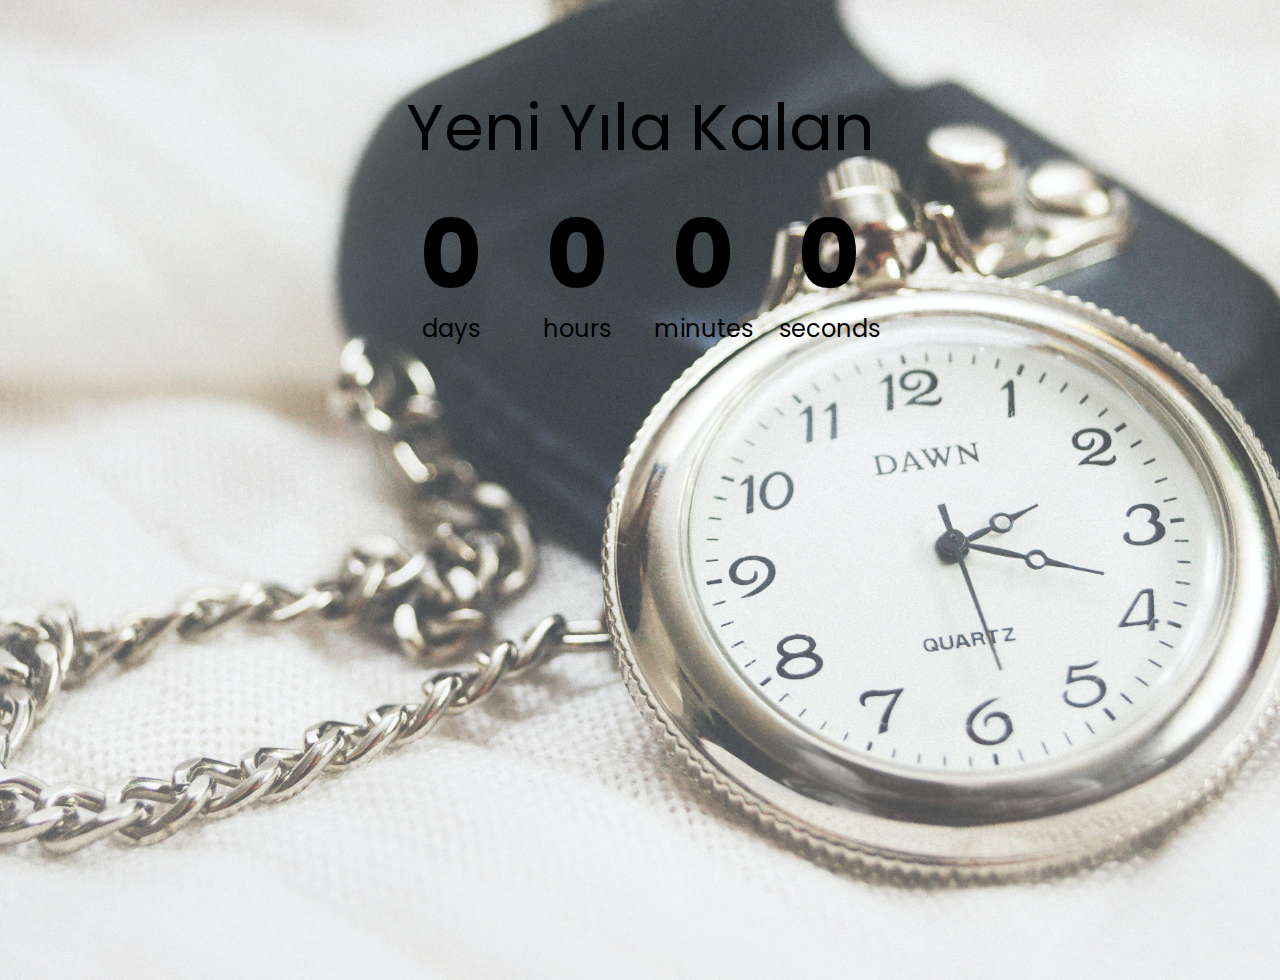
<file: index.html>
<!DOCTYPE html>
<html lang="en">
<head>
    <meta charset="UTF-8">
    <meta http-equiv="X-UA-Compatible" content="IE=edge">
    <meta name="viewport" content="width=device-width, initial-scale=1.0">
    <title>Document</title>
    <link rel="stylesheet" href="/CSS/style.css">
    <script src="/Javascript/script.js"></script>
</head>
<body>
    <h1>Yeni Yıla Kalan</h1>
    <div class="countdown-container">
        <div class="countdown-el">
            <p class="big-text" id="days">0</p>
            <span>days</span>
        </div>
        <div class="countdown-el">
            <p class="big-text" id="hours">0</p>
            <span>hours</span>
        </div>
        <div class="countdown-el">
            <p class="big-text" id="mins">0</p>
            <span>minutes</span>
        </div>
        <div class="countdown-el">
            <p class="big-text" id="seconds">0</p>
            <span>seconds</span>
        </div>
    </div>
</body>
</html>
</file>
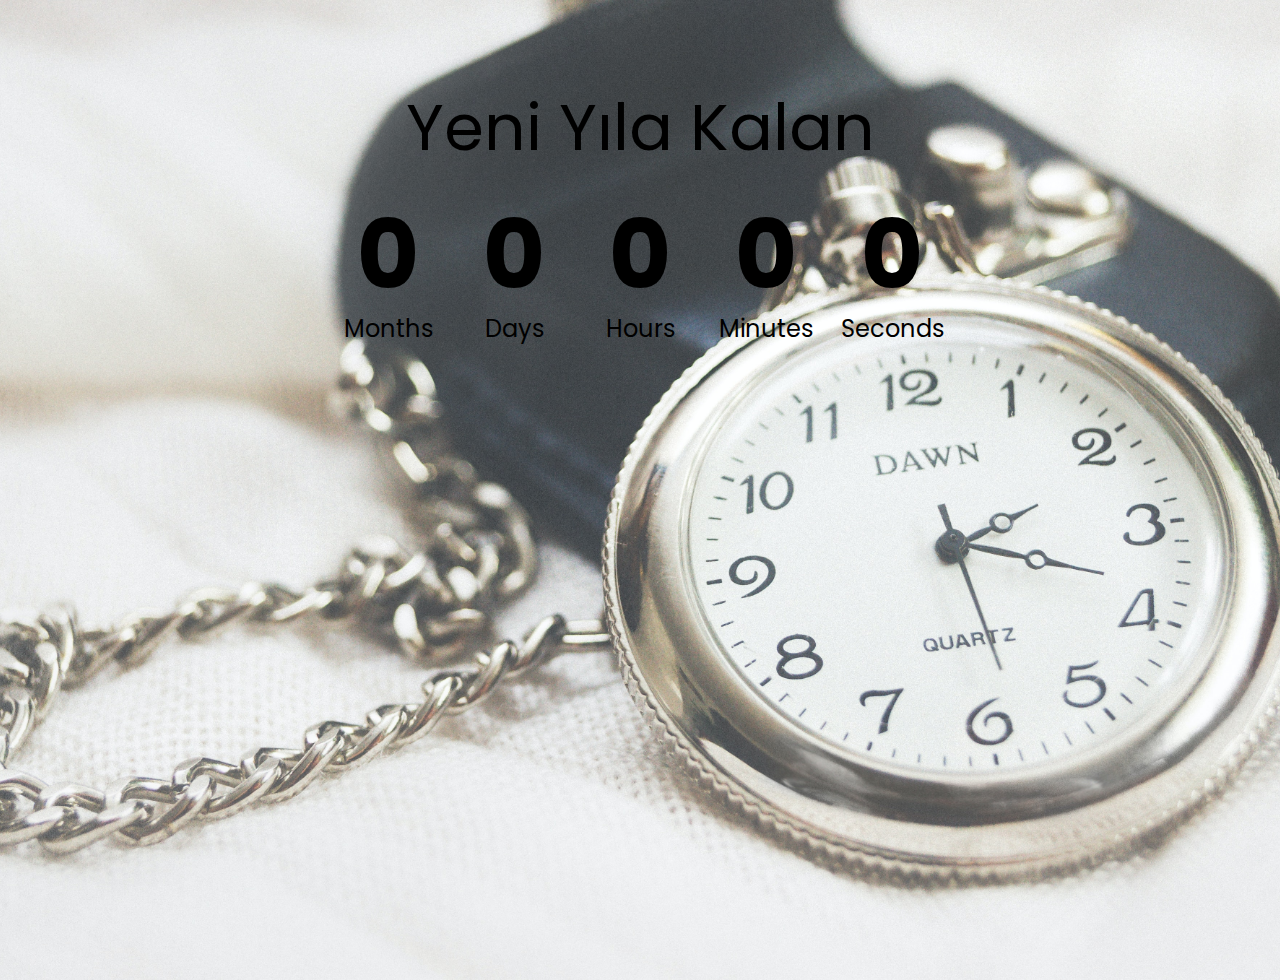
<file: JsProjects-main/index.html>
<!DOCTYPE html>
<html lang="en">
<head>
    <meta charset="UTF-8">
    <meta http-equiv="X-UA-Compatible" content="IE=edge">
    <meta name="viewport" content="width=device-width, initial-scale=1.0">
    <title>Document</title>
    <link rel="stylesheet" href="/CSS/style.css">
    
</head>
<body>
    <h1>Yeni Yıla Kalan</h1>
    <div class="countdown-container">
        <div class="countdown-el">
            <p class="big-text" id="months">0</p>
            <span>Months</span>
        </div>
        <div class="countdown-el">
            <p class="big-text" id="days">0</p>
            <span>Days</span>
        </div>
        <div class="countdown-el">
            <p class="big-text" id="hours">0</p>
            <span>Hours</span>
        </div>
        <div class="countdown-el">
            <p class="big-text" id="mins">0</p>
            <span>Minutes</span>
        </div>
        <div class="countdown-el">
            <p class="big-text" id="seconds">0</p>
            <span>Seconds</span>
        </div>
    </div>
</body>
<script src="/Javascript/script.js"></script>
</html>
</file>
<file: CSS/style.css>
@import url('https://fonts.googleapis.com/css2?family=Poppins:wght@200;400;600&display=swap');
*{
    box-sizing: border-box;
    margin: 0px;
    padding: 0px;
    text-decoration: none;
    list-style: none;

}
body{
    font-family: "Poppins",sans-serif;
    background-image: url("/assets/christina-isabella-PivMfS2l9B8-unsplash\ \(1\).jpg");
    width: 100%;
    min-height: 100vh;
    background-size: cover;
    background-position: center center;
    display: flex;
    flex-direction: column;
    align-items: center;
    margin-top: 5rem;
    
}
h1{
    font-size: 4rem;
    font-weight: normal;
    margin-bottom: 2rem;
}
.countdown-container{
    display: flex;
}
.big-text{
    font-size: 6rem;
    line-height: 1;
    margin: 0 2rem;
    font-weight: bold;
    margin-bottom: 0.5rem;
}
.countdown-el span{
    font-size: 1.5rem;
    align-items: center;
    display: flex;
    justify-content: center;
    
}
.countdown-el p{
    text-align: center;
}
</file>
